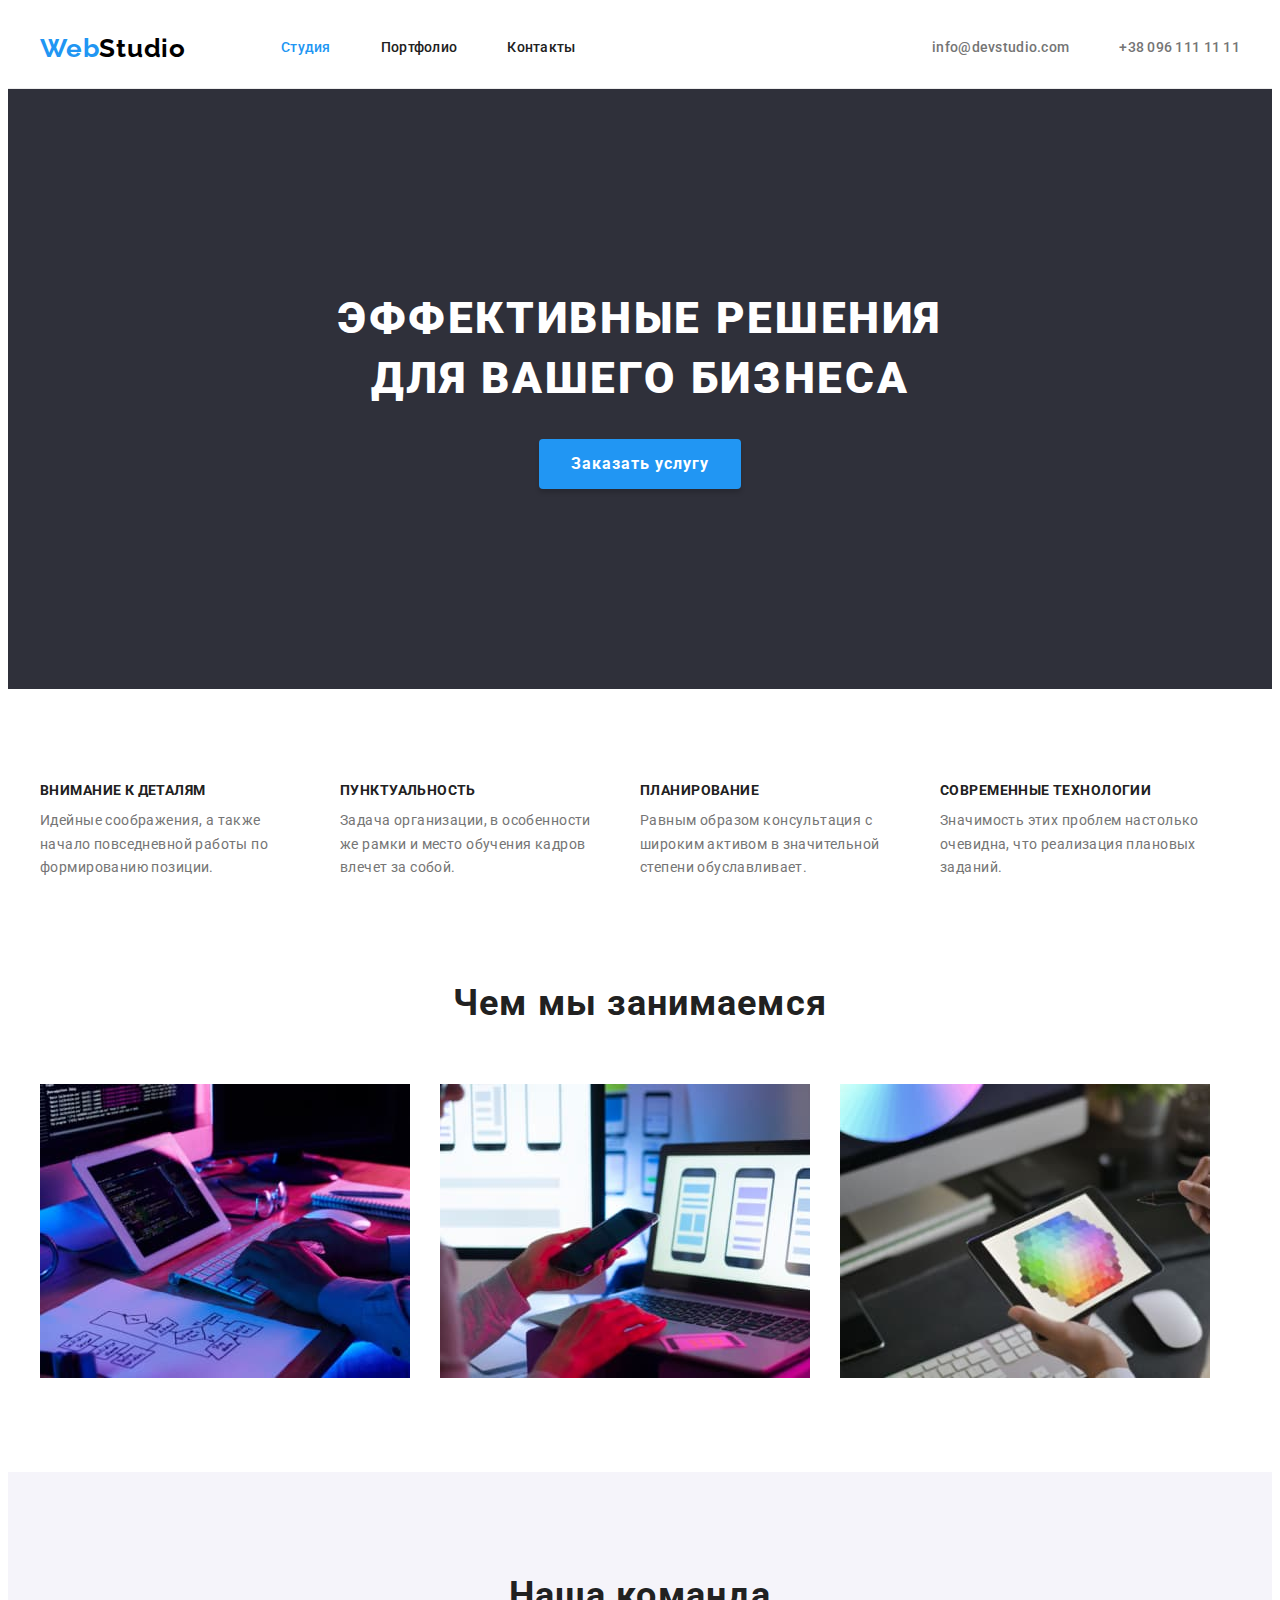
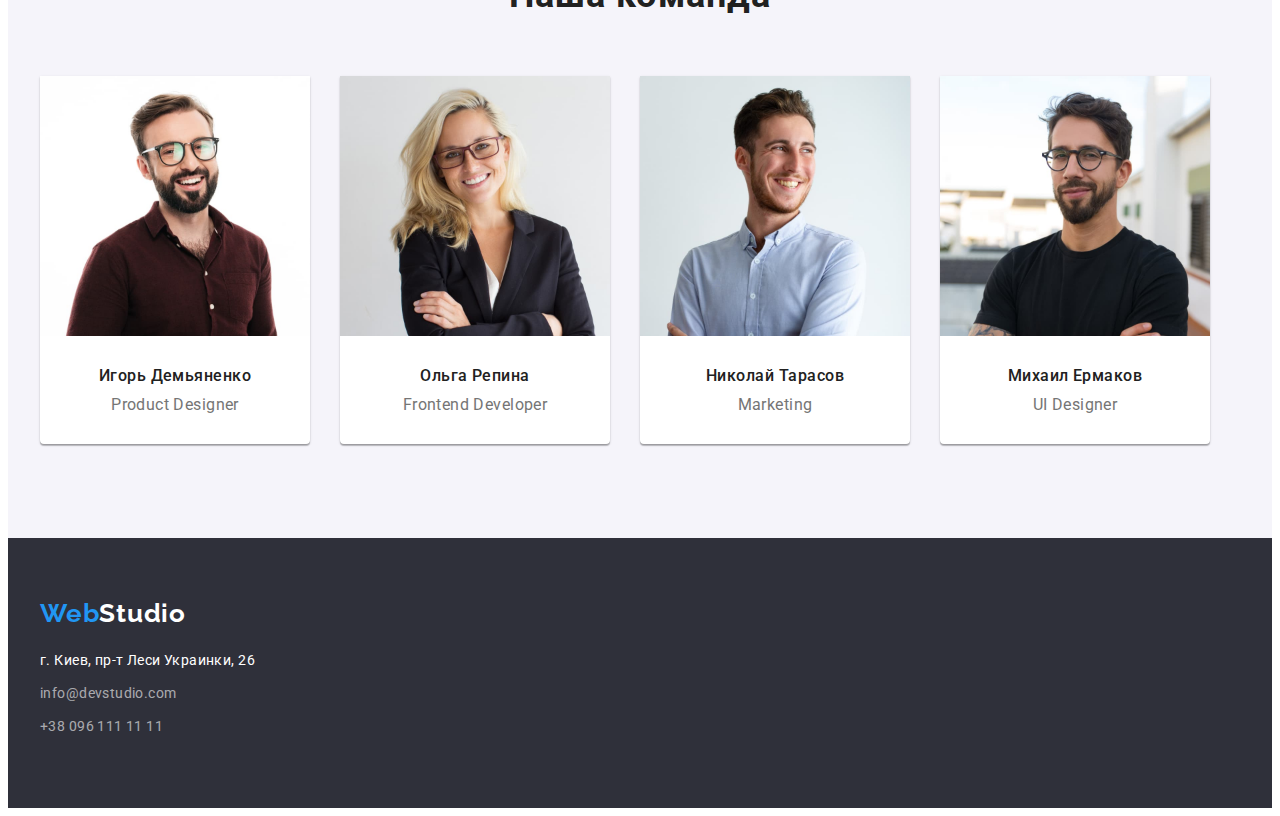
<file: index.html>
<!DOCTYPE html>
<html lang="ru">
  <head>
    <meta charset="UTF-8" />
    <meta http-equiv="X-UA-Compatible" content="IE=edge" />
    <meta name="viewport" content="width=device-width, initial-scale=1.0" />
    <link rel="preconnect" href="https://fonts.googleapis.com" />
    <link rel="preconnect" href="https://fonts.gstatic.com" crossorigin />
    <link
      href="https://fonts.googleapis.com/css2?family=Raleway:wght@700&family=Roboto:wght@400;500;700;900&display=swap"
      rel="stylesheet"
    />
    <link
      rel="stylesheet"
      href="https://cdnjs.cloudflare.com/ajax/libs/modern-normalize/1.1.0/modern-normalize.min.css"
      integrity="sha512-wpPYUAdjBVSE4KJnH1VR1HeZfpl1ub8YT/NKx4PuQ5NmX2tKuGu6U/JRp5y+Y8XG2tV+wKQpNHVUX03MfMFn9Q=="
      crossorigin="anonymous"
      referrerpolicy="no-referrer"
    />
    <link rel="stylesheet" href="./css/style.css" />
    <title>Web Studio</title>
  </head>
  <body>
    <header class="header">
      <div class="container header-box">
        <nav class="main-nav">
          <a class="logo-header" href="./index.html">Web<span>Studio</span></a>
          <ul class="main-nav-list">
            <li class="main-nav-item">
              <a class="main-nav-link active" href="./index.html">Студия</a>
            </li>
            <li class="main-nav-item">
              <a class="main-nav-link" href="./portfolio.html">Портфолио</a>
            </li>
            <li class="main-nav-item">
              <a class="main-nav-link" href="#">Контакты</a>
            </li>
          </ul>
        </nav>
        <ul class="header-contacts-list">
          <a class="header-contacts-item" href="mailto:info@devstudio.com"
            >info@devstudio.com</a
          >
          <a class="header-contacts-item" href="tel:+380961111111"
            >+38 096 111 11 11</a
          >
        </ul>
      </div>
    </header>
    <!-- main section -->
    <main>
      <!-- banner section -->
      <section>
        <div class="banner-section">
          <h1 class="banner-section-title">
            Эффективные решения<br />для вашего бизнеса
          </h1>
          <button class="banner-section-button" type="button">
            Заказать услугу
          </button>
        </div>
      </section>

      <!-- advantages section -->
      <section class="section">
        <div class="container">
          <h2 hidden>Наши преимущества</h2>
          <ul class="advantages-list">
            <li class="advantages-item">
              <h3 class="advantages-title">Внимание к деталям</h3>
              <p class="advantages-paragraph">
                Идейные соображения, а также начало повседневной работы по
                формированию позиции.
              </p>
            </li>
            <li class="advantages-item">
              <h3 class="advantages-title">Пунктуальность</h3>
              <p class="advantages-paragraph">
                Задача организации, в особенности же рамки и место обучения
                кадров влечет за собой.
              </p>
            </li>
            <li class="advantages-item">
              <h3 class="advantages-title">Планирование</h3>
              <p class="advantages-paragraph">
                Равным образом консультация с широким активом в значительной
                степени обуславливает.
              </p>
            </li>
            <li class="advantages-item">
              <h3 class="advantages-title">Современные технологии</h3>
              <p class="advantages-paragraph">
                Значимость этих проблем настолько очевидна, что реализация
                плановых заданий.
              </p>
            </li>
          </ul>
        </div>
      </section>
      <!-- work section -->
      <section class="section bottom-padding">
        <div class="container">
          <h2 class="work-section-title section-title">Чем мы занимаемся</h2>
          <ul class="work-list">
            <li class="work-item">
              <img
                src="./images/box-1.jpg"
                alt="Програмирование сложных приложений"
                width="370"
              />
            </li>
            <li class="work-item">
              <img
                src="./images/box-2.jpg"
                alt="Разработка мобильных приложений"
                width="370"
              />
            </li>
            <li class="work-item">
              <img src="./images/box-3.jpg" alt="Дизайн" width="370" />
            </li>
          </ul>
        </div>
      </section>
      <!-- our team section -->
      <section class="team-section section">
        <div class="container">
          <h2 class="team-section-title section-title">Наша команда</h2>
          <ul class="team-list">
            <li class="team-item">
              <img
                src="./images/img-3.jpg"
                alt="На фото Игорь Демьяненко"
                width="270"
              />
              <div class="team-text">
                <h3 class="team-item-name">Игорь Демьяненко</h3>
                <p class="team-item-paragraph">Product Designer</p>
              </div>
            </li>
            <li class="team-item">
              <img
                src="./images/img-2.jpg"
                alt="На фото Ольга Репина"
                width="270"
              />
              <div class="team-text">
                <h3 class="team-item-name">Ольга Репина</h3>
                <p class="team-item-paragraph">Frontend Developer</p>
              </div>
            </li>
            <li class="team-item">
              <img
                src="./images/img-1.jpg"
                alt="На фото Николай Тарасов"
                width="270"
              />
              <div class="team-text">
                <h3 class="team-item-name">Николай Тарасов</h3>
                <p class="team-item-paragraph">Marketing</p>
              </div>
            </li>
            <li class="team-item">
              <img
                src="./images/img.jpg"
                alt="На фото Михаил Ермаков"
                width="270"
              />
              <div class="team-text">
                <h3 class="team-item-name">Михаил Ермаков</h3>
                <p class="team-item-paragraph">UI Designer</p>
              </div>
            </li>
          </ul>
        </div>
      </section>
    </main>
    <!-- footer -->
    <footer class="footer">
      <div class="container">
        <a class="logo-footer" href="./index.html">Web<span>Studio</span></a>
        <address>
          <ul class="address-list">
            <li>
              <p class="footer-adress-paragraph">
                г. Киев, пр-т Леси Украинки, 26
              </p>
            </li>
            <li>
              <a class="footer-contacts-link" href="mailto:info@devstudio.com"
                >info@devstudio.com</a
              >
            </li>
            <li>
              <a class="footer-contacts-link" href="tel:+380961111111"
                >+38 096 111 11 11</a
              >
            </li>
          </ul>
        </address>
      </div>
    </footer>
  </body>
</html>
</file>
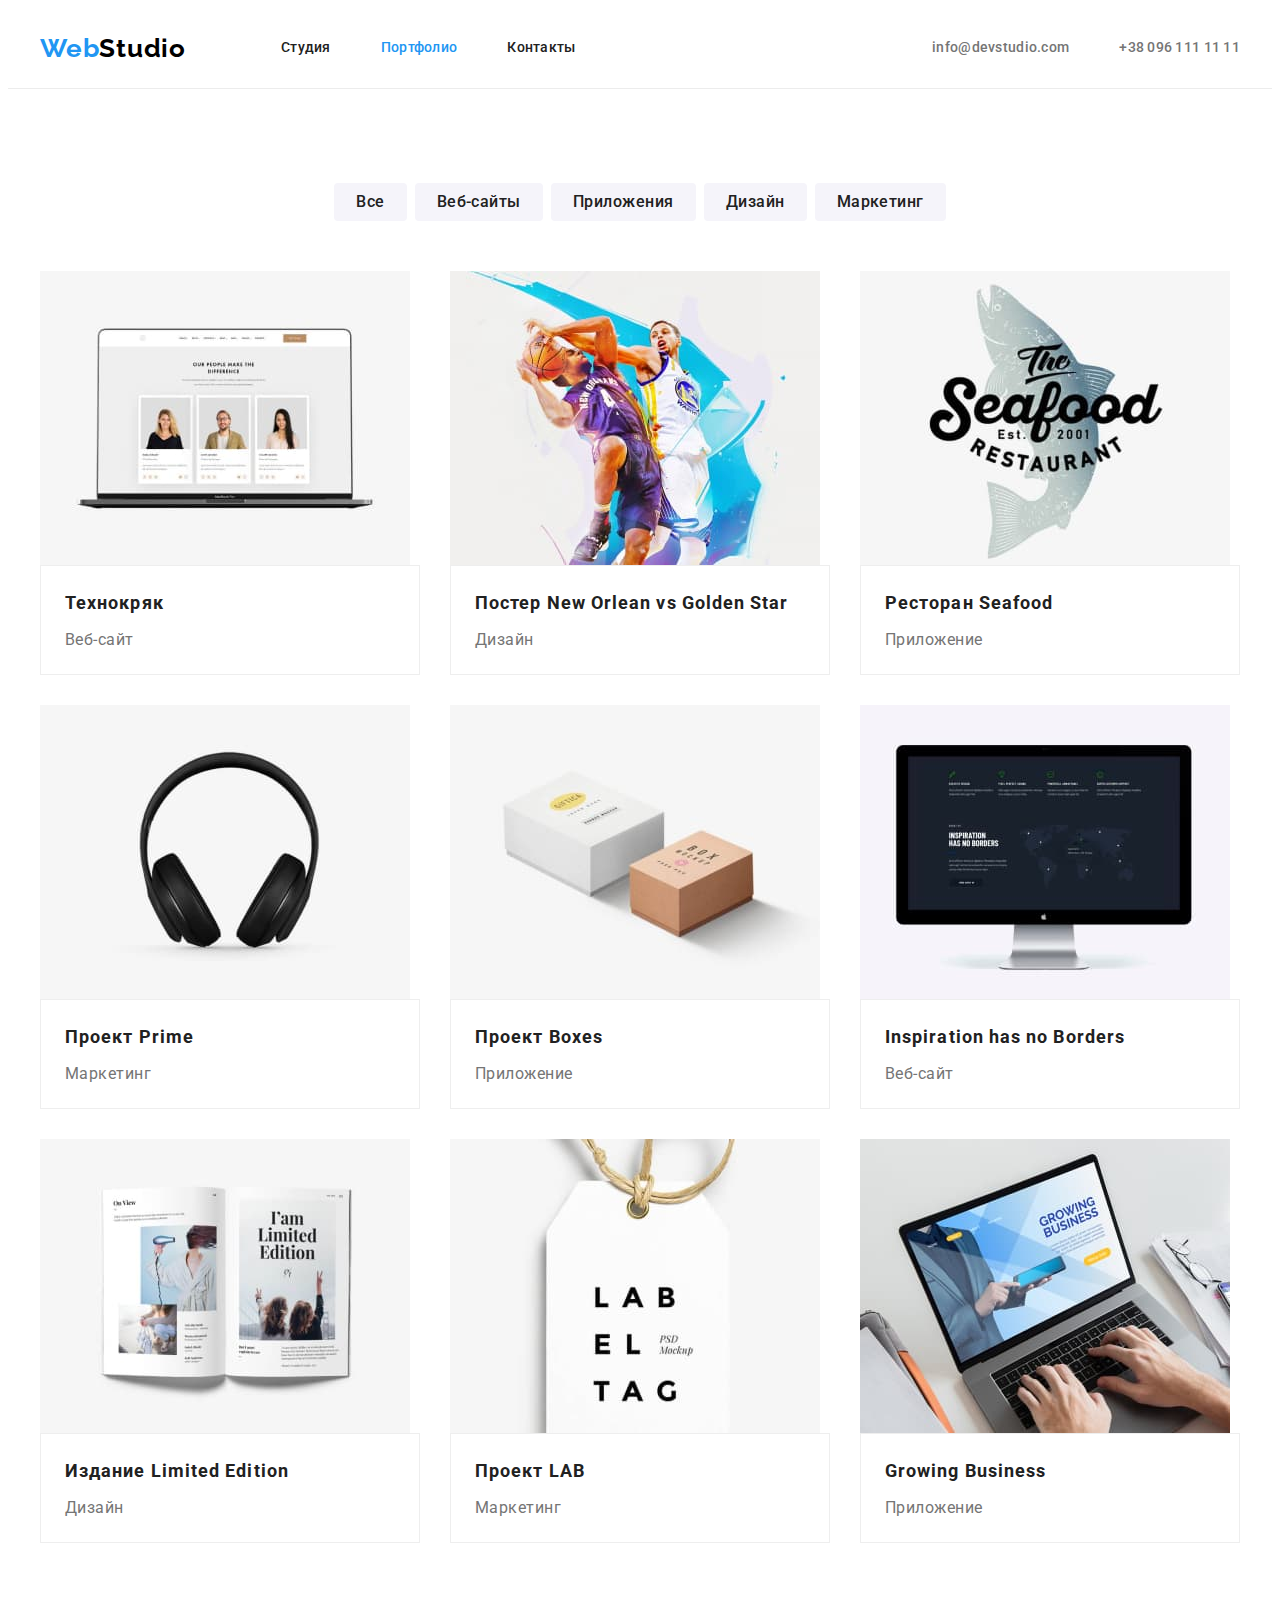
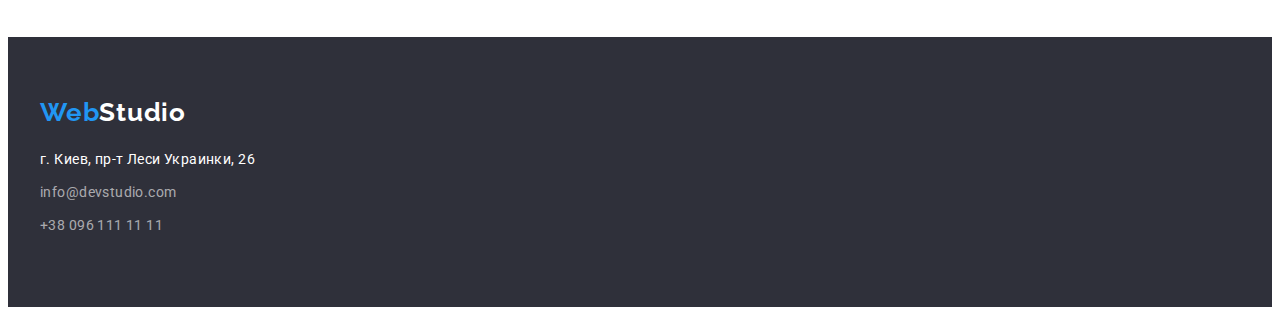
<file: portfolio.html>
<!DOCTYPE html>
<html lang="en">
  <head>
    <meta charset="UTF-8" />
    <meta http-equiv="X-UA-Compatible" content="IE=edge" />
    <meta name="viewport" content="width=device-width, initial-scale=1.0" />
    <link rel="preconnect" href="https://fonts.googleapis.com" />
    <link rel="preconnect" href="https://fonts.gstatic.com" crossorigin />
    <link
      href="https://fonts.googleapis.com/css2?family=Raleway:wght@700&family=Roboto:wght@400;500;700;900&display=swap"
      rel="stylesheet"
    />
    <link rel="stylesheet" href="https://cdnjs.cloudflare.com/ajax/libs/modern-normalize/1.1.0/modern-normalize.min.css" integrity="sha512-wpPYUAdjBVSE4KJnH1VR1HeZfpl1ub8YT/NKx4PuQ5NmX2tKuGu6U/JRp5y+Y8XG2tV+wKQpNHVUX03MfMFn9Q==" crossorigin="anonymous" referrerpolicy="no-referrer" />
    <link rel="stylesheet" href="./css/style.css" />
    <title>Web Studio</title>
  </head>
  <body>
    <header class="header">
      <div class="container header-box">
        <nav class="main-nav">
          <a class="logo-header" href="./index.html">Web<span>Studio</span></a>
          <ul class="main-nav-list">
            <li class="main-nav-item">
              <a class="main-nav-link" href="./index.html">Студия</a>
            </li>
            <li class="main-nav-item">
              <a class="main-nav-link active" href="./portfolio.html"
                >Портфолио</a
              >
            </li>
            <li class="main-nav-item">
              <a class="main-nav-link" href="#">Контакты</a>
            </li>
          </ul>
        </nav>
        <ul class="header-contacts-list">
          <a class="header-contacts-item" href="mailto:info@devstudio.com"
            >info@devstudio.com</a
          >
          <a class="header-contacts-item" href="tel:+380961111111"
            >+38 096 111 11 11</a
          >
        </ul>
      </div>
    </header>
    <main>
      
        <section class="section">
          <div class="container">
            <!-- filter -->
            <h1 hidden>Портфолио</h1>
            <ul class="filter-list">
              <li class="filter-item"><button class="filter-button" type="button">Все</button></li>
              <li class="filter-item"><button class="filter-button" type="button">Веб-сайты</button></li>
              <li class="filter-item"><button class="filter-button" type="button">Приложения</button></li>
              <li class="filter-item"><button class="filter-button" type="button">Дизайн</button></li>
              <li class="filter-item"><button class="filter-button" type="button">Маркетинг</button></li>
            </ul>
            <!-- porfolio -->
            <ul class="portfolio-list">
              <li class="portfolio-item">
                <img
                  src="./images/porfolio-1.jpg"
                  width="370"
                  alt="Макет веб-сайта Технокряк"
                />
                <div class="portfolio-item-box">
                  <h3 class="portfolio-item-title">Технокряк</h3>
                  <p class="portfolio-item-paragraph">Веб-сайт</p>
                </div>
              </li>
              <li class="portfolio-item">
                <img
                  src="./images/porfolio-2.jpg"
                  width="370"
                  alt="Дизайн постера с баскетболистами"
                />
                <div class="portfolio-item-box">
                  <h3 class="portfolio-item-title">
                    Постер New Orlean vs Golden Star
                  </h3 class="portfolio-item-paragraph">
                  <p class="portfolio-item-paragraph">Дизайн</p>
                </div>
              </li>
              <li class="portfolio-item">
                <img
                  src="./images/porfolio-3.jpg"
                  width="370"
                  alt="Приложение ресторана Seafood"
                />
                <div class="portfolio-item-box">
                  <h3 class="portfolio-item-title">Ресторан Seafood</h3>
                  <p class="portfolio-item-paragraph">Приложение</p>
                </div>
              </li>
              <li class="portfolio-item">
                <img
                  src="./images/porfolio-4.jpg"
                  width="370"
                  alt="Фото наушников"
                />
                <div class="portfolio-item-box">
                  <h3 class="portfolio-item-title">Проект Prime</h3>
                  <p class="portfolio-item-paragraph">Маркетинг</p>
                </div>
              </li>
              <li class="portfolio-item">
                <img
                  src="./images/porfolio-5.jpg"
                  width="370"
                  alt="2 коробки на светлом фоне"
                />
                <div class="portfolio-item-box">
                  <h3 class="portfolio-item-title">Проект Boxes</h3>
                  <p class="portfolio-item-paragraph">Приложение</p>
                </div>
              </li>
              <li class="portfolio-item">
                <img
                  src="./images/porfolio-6.jpg"
                  width="370"
                  alt="Макет веб-сайта в тёмных тонах"
                />
              <div class="portfolio-item-box">
                  <h3 class="portfolio-item-title">Inspiration has no Borders</h3>
                  <p class="portfolio-item-paragraph">Веб-сайт</p>
                </div>
              </li>
              <li class="portfolio-item">
                <img
                  src="./images/porfolio-7.jpg"
                  width="370"
                  alt="Дизайн издания Limited Edition"
                />
                <div class="portfolio-item-box">
                  <h3 class="portfolio-item-title">Издание Limited Edition</h3>
                  <p class="portfolio-item-paragraph">Дизайн</p>
                </div>
              </li>
              <li class="portfolio-item">
                <img
                  src="./images/porfolio-8.jpg"
                  width="370"
                  alt="Бирка проекта LAB"
                />
                <div class="portfolio-item-box">
                  <h3 class="portfolio-item-title">Проект LAB</h3>
                  <p class="portfolio-item-paragraph">Маркетинг</p>
                </div>
              </li>
              <li class="portfolio-item">
                <img
                  src="./images/porfolio-9.jpg"
                  width="370"
                  alt="Макет бизнесс веб-сайта"
                />
                <div class="portfolio-item-box">
                  <h3 class="portfolio-item-title">Growing Business</h3>
                  <p class="portfolio-item-paragraph">Приложение</p>
                </div>
              </li>
            </ul>
          </div>
        </section>
      
    </main>
    <!-- footer -->
    <footer class="footer">
      <div class="container">
        <a class="logo-footer" href="./index.html">Web<span>Studio</span></a>
        <address>
          <ul class="">
            <li>
              <p class="footer-adress-paragraph">г. Киев, пр-т Леси Украинки, 26</p>
            </li>
            <li>
              <a class="footer-contacts-link" href="mailto:info@devstudio.com">info@devstudio.com</a>
            </li>
            <li>
              <a class="footer-contacts-link" href="tel:+380961111111">+38 096 111 11 11</a>
            </li>
          </ul>
        </address>
      </div>
    </footer>
  </body>
</html>
</file>
<file: css/style.css>
/* Global Style */
body {
  font-family: "Roboto", "Verdana", "Tahoma", sans-serif;
  color: #757575;
  font-size: 14px;
  line-height: 1.71;
  letter-spacing: 0.03em;
}
h1,
h2,
h3,
h4,
h5,
h6,
p {
  margin-top: 0;
  margin-bottom: 0;
}
a {
  text-decoration: none;
}

ul {
  list-style-type: none;
  padding-left: 0;
  margin: 0;
}
img {
  display: block;
}
:root {
  --brand-color: #2196f3;
  --title-color: #212121;
}
.container {
  width: 1200px;
  padding: 0 15px;
  margin-right: auto;
  margin-left: auto;
}
.section {
  padding: 94px 0;
}
.section.bottom-padding {
  padding-top: 0;
}
.section-title {
  margin-bottom: 50px;

  font-weight: 700;
  font-size: 36px;
  line-height: 1.666;
  text-align: center;
  letter-spacing: 0.03em;
  color: var(--title-color);
}
/*------------------ header ------------------*/
.header {
  border-style: solid;
  border-width: 0 0 1px 0;
  border-color: #ececec;
}
.header-box {
  display: flex;
  align-items: center;
  /* justify-content: space-between; */
}
.logo-header,
.logo-footer {
  font-family: Raleway;
  font-weight: 700;
  font-size: 26px;
  line-height: 1.19;
  letter-spacing: 0.03em;
  color: var(--brand-color);
}
.logo-header span {
  color: #000000;
}
/*------------------ main nav ------------------*/
.main-nav,
.main-nav-list {
  display: flex;
  align-items: center;
}
.main-nav-list {
  margin-left: 95px;
}
.main-nav-item:not(:last-child) {
  margin-right: 50px;
}
.main-nav-link {
  display: block;
  padding-top: 32px;
  padding-bottom: 32px;

  font-weight: 500;
  font-size: 14px;
  line-height: 1.14;
  letter-spacing: 0.02em;
  color: var(--title-color);
}
.main-nav .active,
.main-nav-link:hover,
.main-nav-link:focus,
.header-contacts-item:hover,
.header-contacts-item:focus {
  color: var(--brand-color);
}
/*------------------ header contacts ------------------*/
.header-contacts-list {
  display: flex;
  margin-left: auto;
}
.header-contacts-item {
  display: inline-block;

  font-weight: 500;
  font-size: 14px;
  line-height: 1.14;
  letter-spacing: 0.02em;
  color: #757575;
}
.header-contacts-item:not(:last-child) {
  margin-right: 50px;
}
/*------------------ banner section ------------------*/
.banner-section {
  padding: 200px 0;

  text-align: center;
  background-color: #2f303a;
}
.banner-section-title {
  margin-bottom: 30px;

  font-weight: 900;
  font-size: 44px;
  line-height: 1.36;
  letter-spacing: 0.06em;
  text-transform: uppercase;
  color: #ffffff;
}
.banner-section-button {
  padding: 10px 32px;

  font-family: inherit;
  font-weight: 700;
  font-size: 16px;
  line-height: 1.875;
  text-align: center;
  letter-spacing: 0.06em;
  color: #ffffff;
  min-width: 200px;
  background-color: var(--brand-color);
  box-shadow: 0px 4px 4px rgba(0, 0, 0, 0.15);
  border-radius: 4px;
  border: none;
  cursor: pointer;
}
.banner-section-button:hover {
  background: #1f8ae2;
}
/*------------------ advantages section ------------------*/
.advantages-list {
  display: flex;
}
.advantages-item {
  width: 270px;
}
.advantages-item:not(:last-child) {
  margin-right: 30px;
}
.advantages-title {
  margin-bottom: 10px;

  font-weight: 700;
  font-size: 14px;
  line-height: 1.14;
  letter-spacing: 0.03em;
  text-transform: uppercase;
  color: var(--title-color);
}
/*------------------ work section ------------------*/
.work-list {
  display: flex;
}
.work-item:not(:last-child) {
  margin-right: 30px;
}
/*------------------ team section ------------------*/
.team-section {
  background-color: #f5f4fa;
}
.team-list {
  display: flex;
}

.team-item {
  width: 270px;

  background-color: #ffffff;
  box-shadow: 0px 1px 3px rgba(0, 0, 0, 0.12), 0px 1px 1px rgba(0, 0, 0, 0.14),
    0px 2px 1px rgba(0, 0, 0, 0.2);
  border-radius: 0px 0px 4px 4px;
}
.team-item:not(:last-child) {
  margin-right: 30px;
}
.team-text {
  padding-top: 30px;
  margin-bottom: 30px;
}
.team-item-name {
  margin-bottom: 10px;

  font-weight: 500;
  font-size: 16px;
  line-height: 1.1875;
  text-align: center;
  letter-spacing: 0.03em;
  color: var(--title-color);
}
.team-item-paragraph {
  font-size: 16px;
  line-height: 1.1875;
  text-align: center;
}
/*------------------ footer ------------------*/
.footer {
  padding-top: 60px;
  padding-bottom: 60px;

  background-color: #2f303a;
}
.logo-footer {
  display: inline-block;
  margin-bottom: 20px;
}
.logo-footer span {
  color: #fff;
}
.footer-adress-paragraph,
.footer-contacts-link {
  display: inline-block;
  margin-bottom: 9px;

  font-style: normal;
  font-size: 14px;
  line-height: 1.714;
  letter-spacing: 0.03em;
  color: #fff;
}
.footer-contacts-link {
  color: rgba(255, 255, 255, 0.6);
}
.footer-contacts-link:hover,
.footer-contacts-link:focus {
  color: var(--brand-color);
}
/* ---------------------------------------- portfolio ---------------------------------------- */
/*------------------ filter ------------------*/
.filter-list {
  display: flex;
  justify-content: center;
  margin-bottom: 50px;
}
.filter-button {
  padding: 6px 22px;
  cursor: pointer;
  border: none;
  background: #f5f4fa;
  border-radius: 4px;
  font-family: inherit;
  font-weight: 500;
  font-size: 16px;
  line-height: 1.625;
  text-align: center;
  letter-spacing: 0.03em;
  color: #212121;
}
.filter-item:not(:last-child) {
  margin-right: 8px;
}
.filter-button:hover {
  color: #fff;
  background: var(--brand-color);
  box-shadow: 0px 3px 1px rgba(0, 0, 0, 0.1), 0px 1px 2px rgba(0, 0, 0, 0.08),
    0px 2px 2px rgba(0, 0, 0, 0.12);
}
/*------------------ portfolio ------------------*/
.portfolio-list {
  display: flex;
  flex-wrap: wrap;
  margin-left: -30px;
  margin-bottom: -30px;
}
.portfolio-item {
  flex-basis: calc((100% / 3) - 30px);
  margin-left: 30px;
  margin-bottom: 30px;
}
/* .portfolio-item {
  width: 370px;
}
.portfolio-item:not(:nth-child(3n)) {
  margin-right: 30px;
}
.portfolio-item:not(:nth-last-child(-n + 3)) {
  margin-bottom: 30px;
} */

.portfolio-item-box {
  border: 1px;
  border-style: solid;
  border-color: #eeeeee;
  padding: 19px 24px;
}
.portfolio-item-title {
  margin-top: 0;
  margin-bottom: 4px;

  font-weight: 700;
  font-size: 18px;
  line-height: 2;
  letter-spacing: 0.06em;
  color: var(--title-color);
}
.portfolio-item-paragraph {
  font-size: 16px;
  line-height: 1.875;
  letter-spacing: 0.03em;
}
</file>
